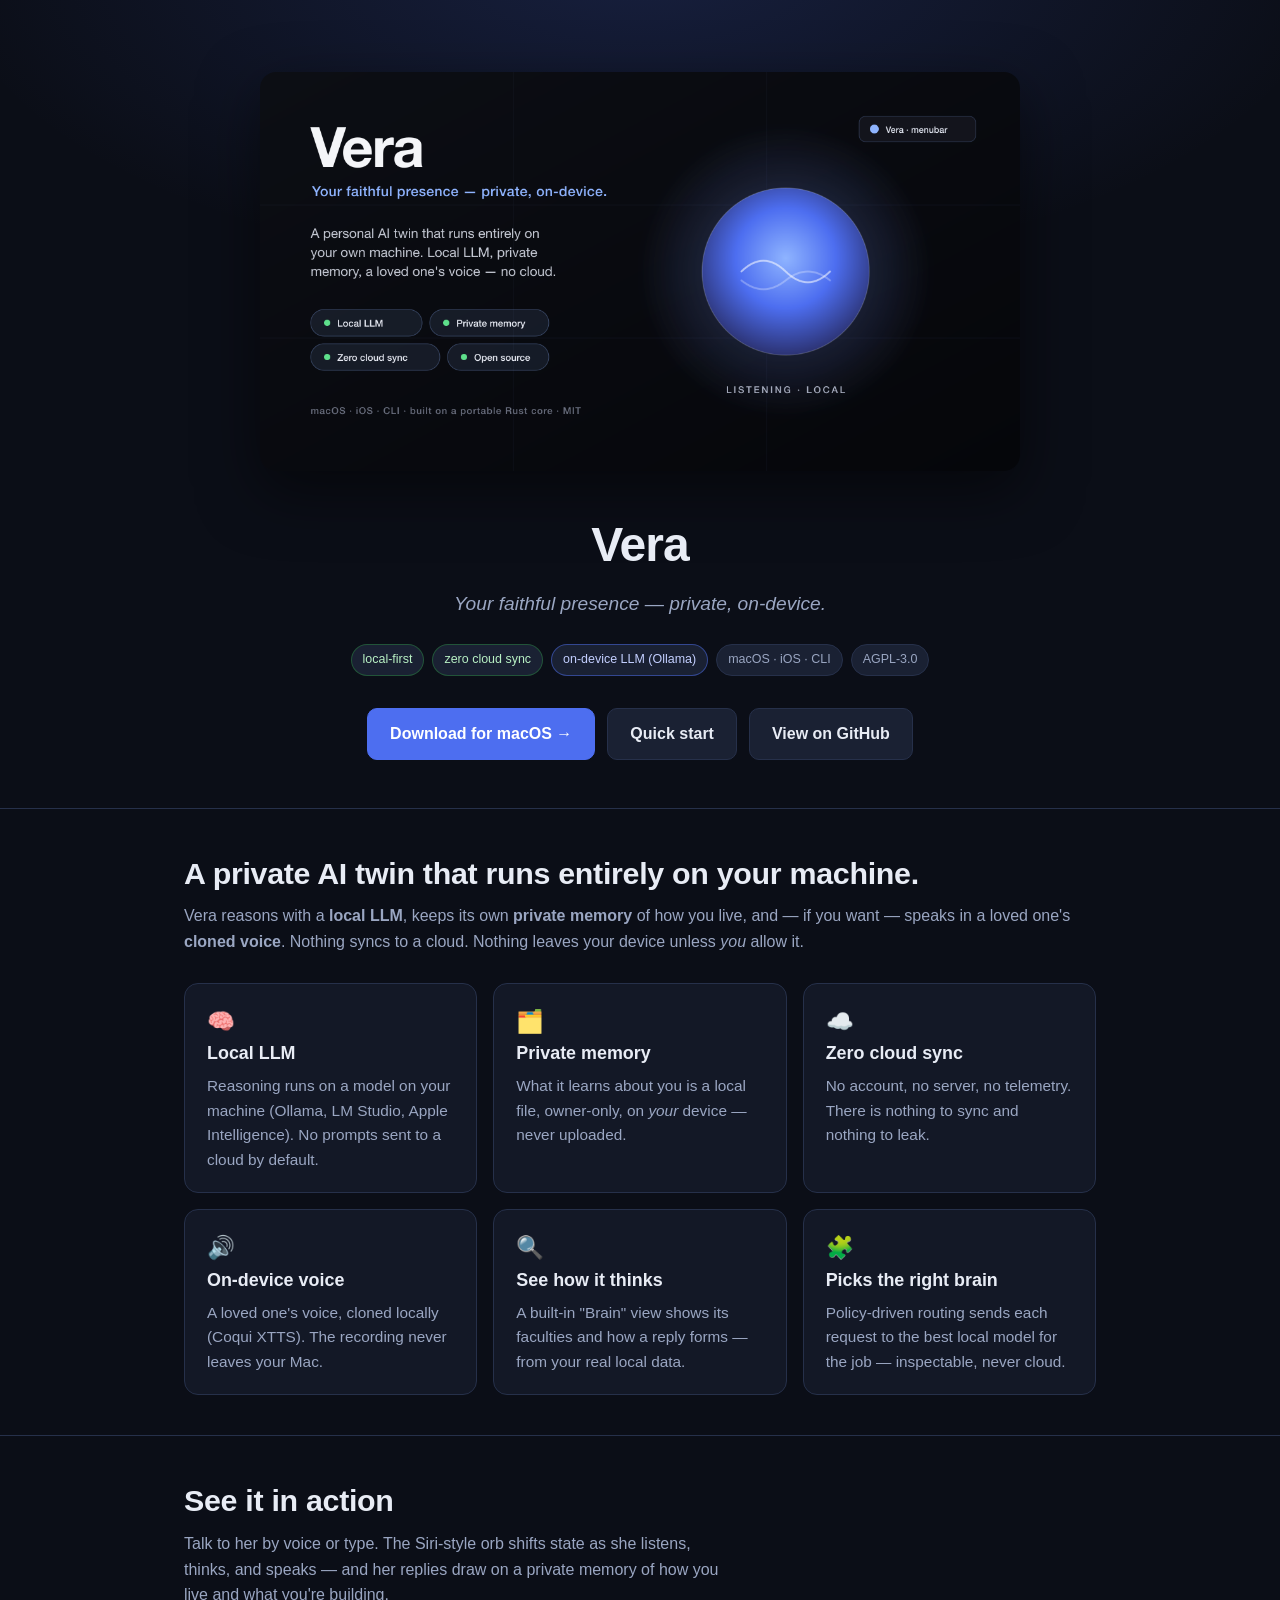
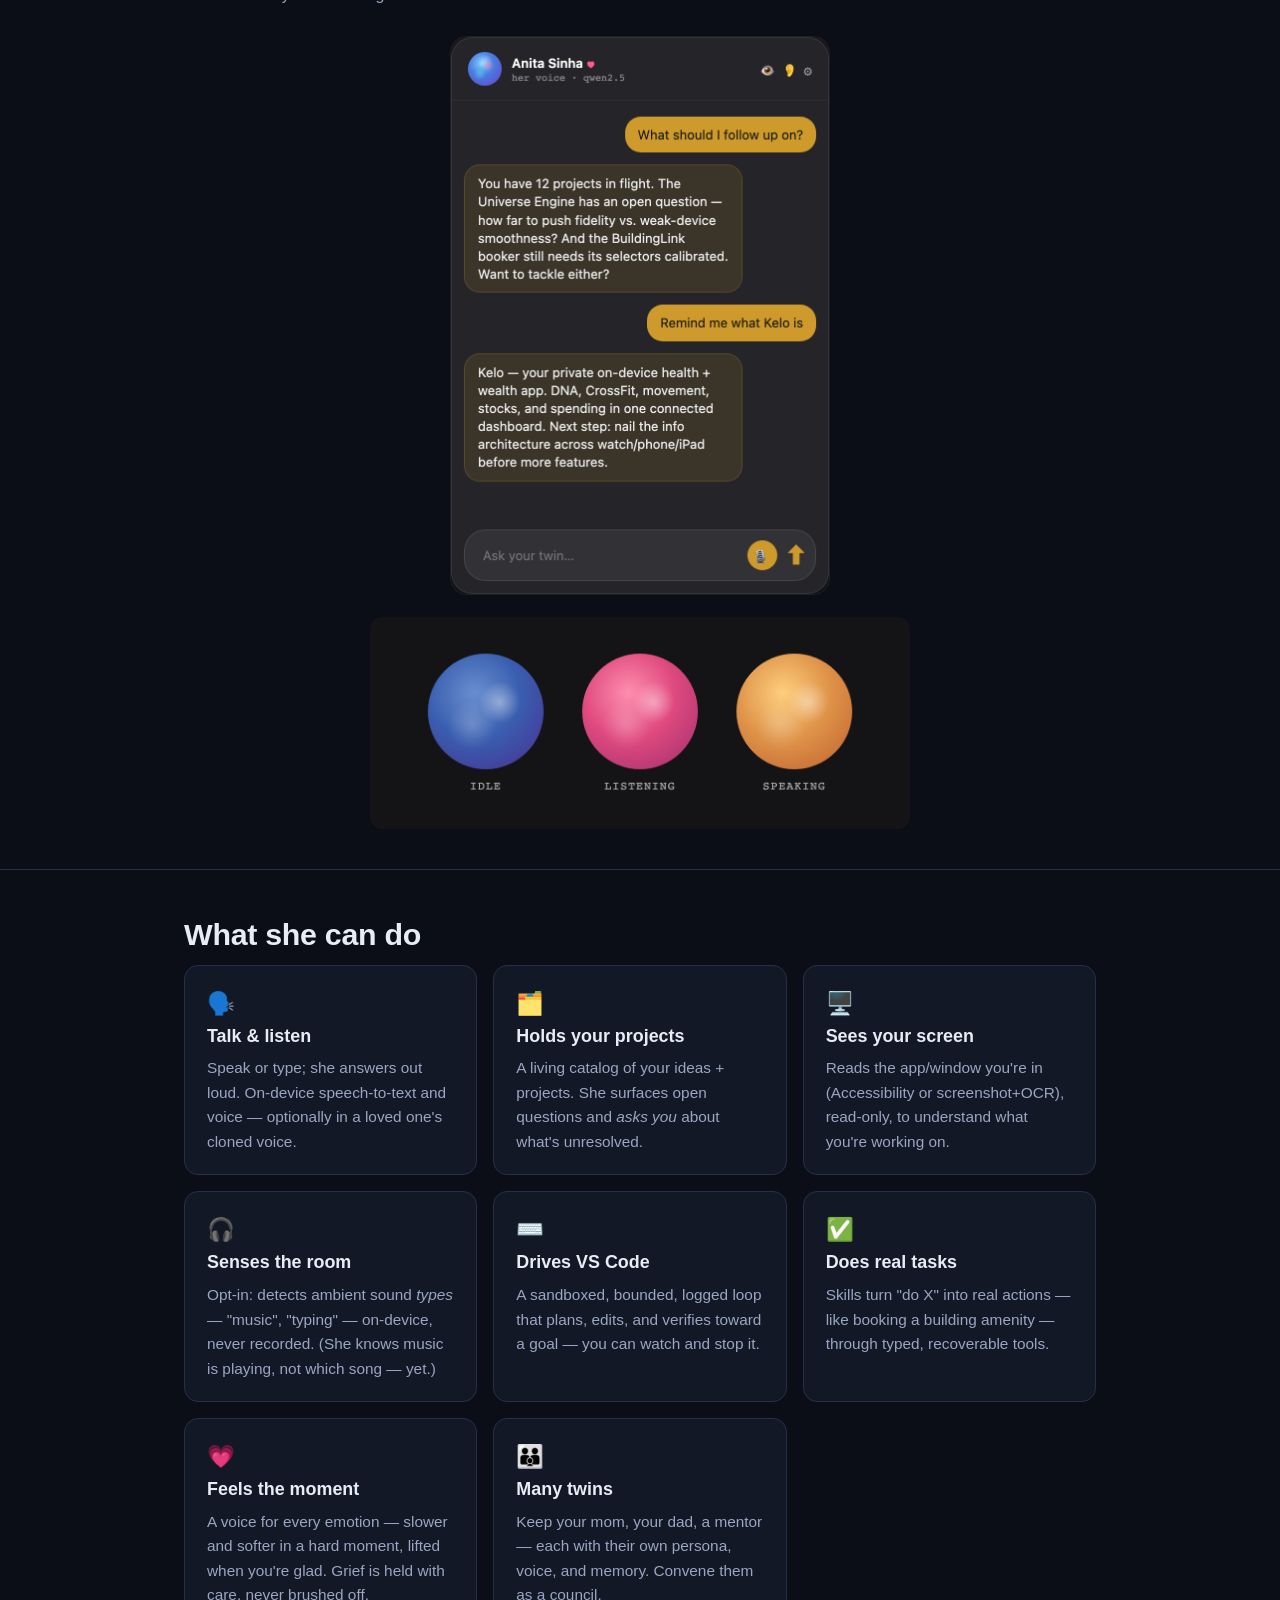
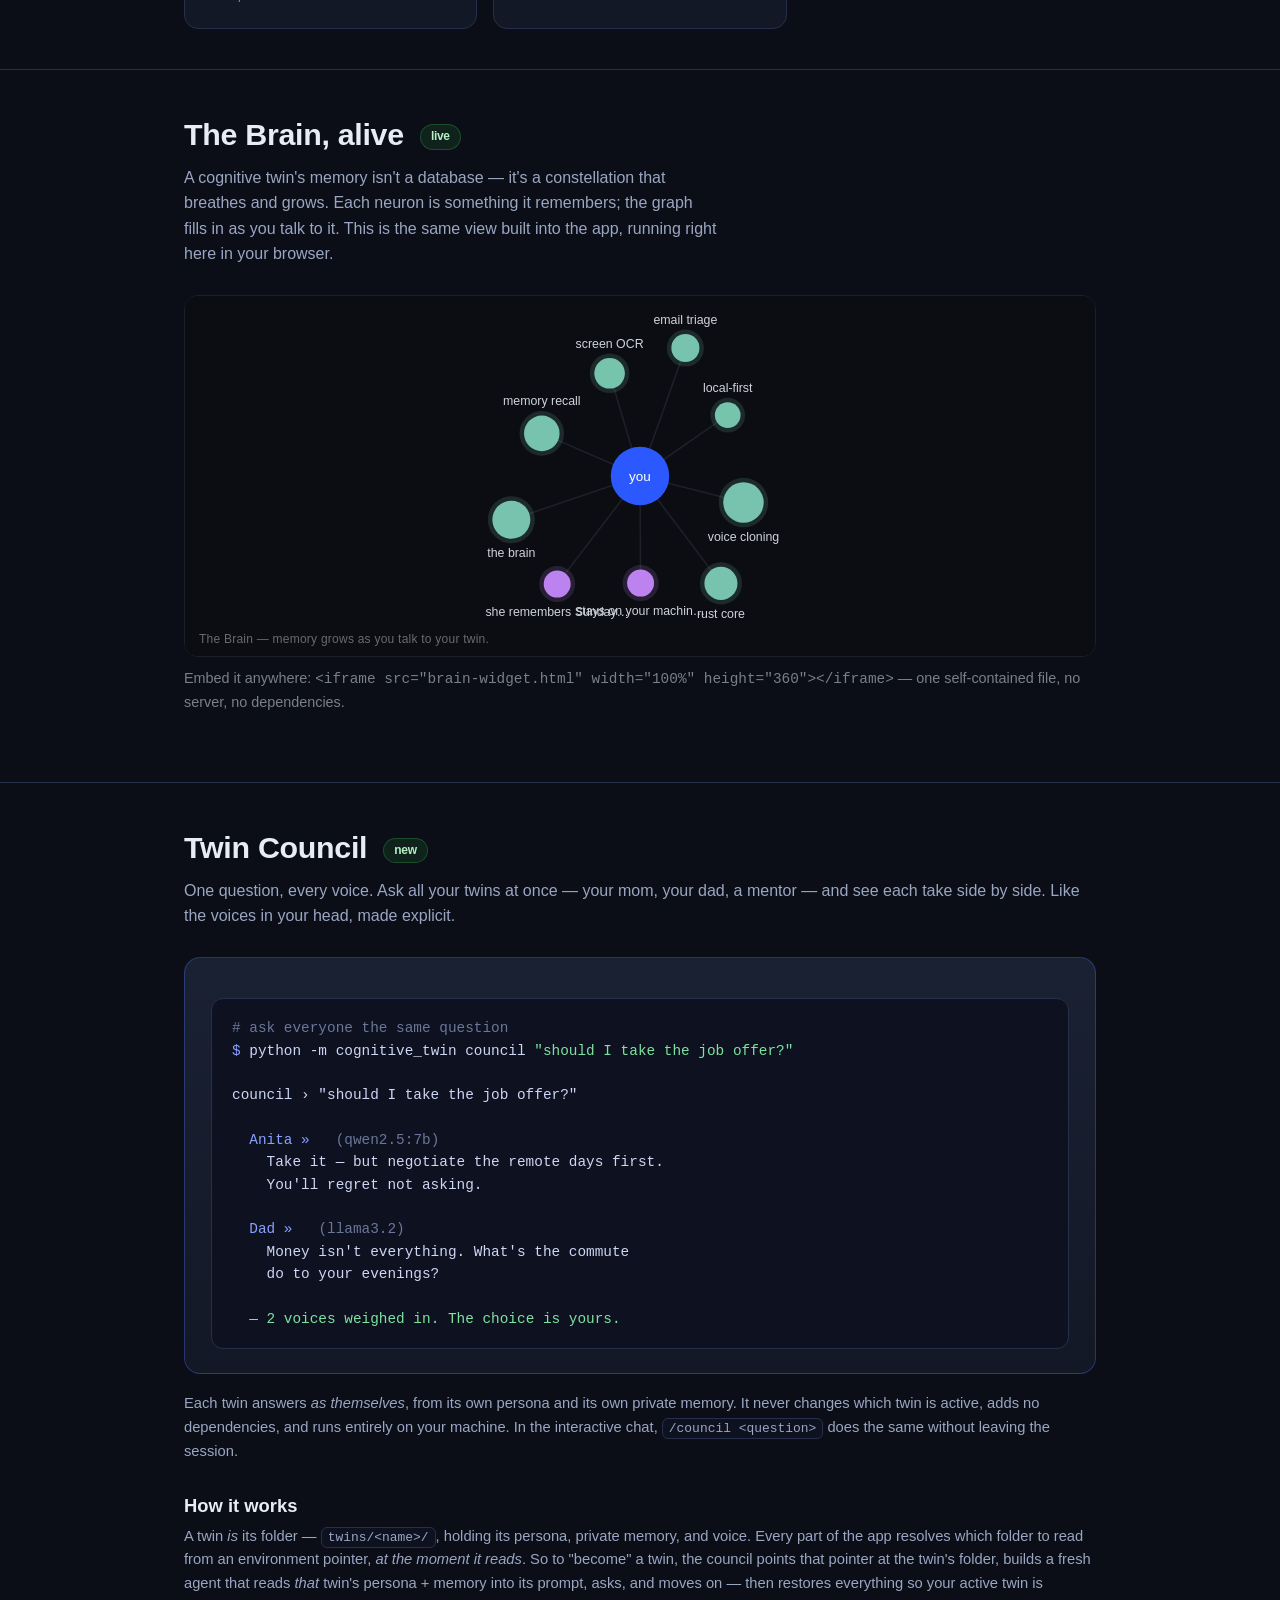
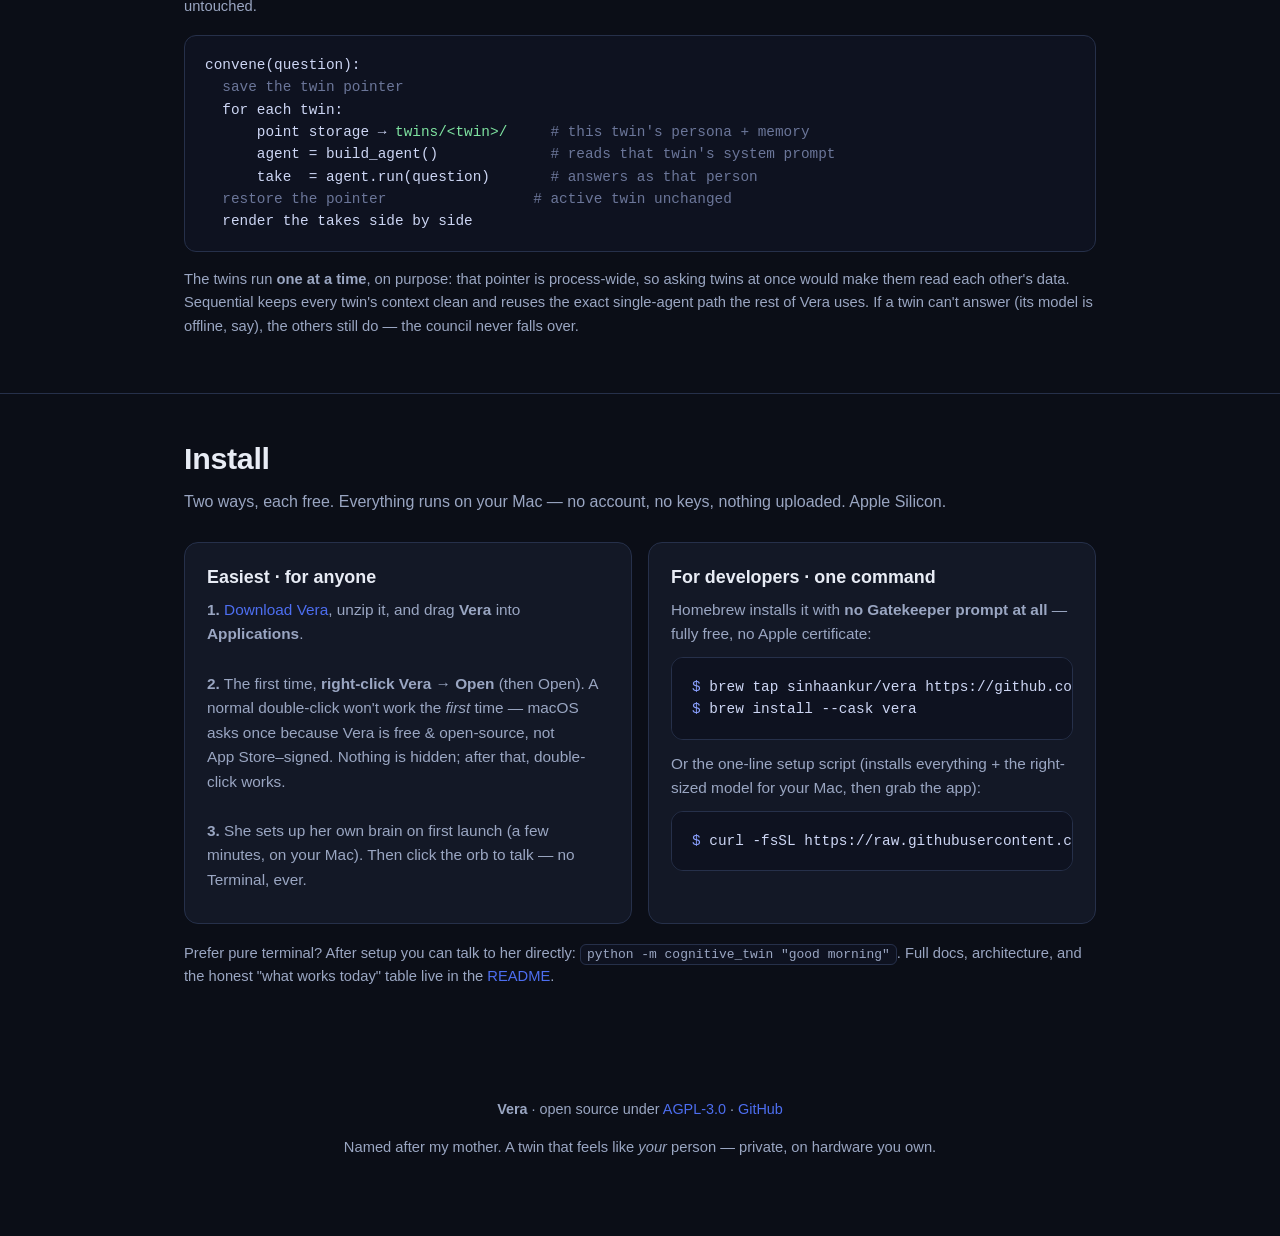
<file: docs/index.html>
<!DOCTYPE html>
<html lang="en">
<head>
<meta charset="utf-8" />
<meta name="viewport" content="width=device-width, initial-scale=1" />
<title>Vera — a private, on-device AI twin</title>
<meta name="description" content="Vera is a private AI assistant that runs entirely on your own machine — local LLM, private memory, and a loved one's cloned voice. Nothing syncs to a cloud." />
<meta property="og:title" content="Vera — a private, on-device AI twin" />
<meta property="og:description" content="A private AI twin that runs entirely on your machine. Local LLM, private memory, on-device voice. Zero cloud sync." />
<meta property="og:image" content="vera-hero.png" />
<meta property="og:type" content="website" />
<link rel="icon" href="data:image/svg+xml,<svg xmlns='http://www.w3.org/2000/svg' viewBox='0 0 100 100'><circle cx='50' cy='50' r='42' fill='%234d6ef0'/></svg>" />
<style>
  :root {
    --bg: #0b0e17;
    --panel: #131826;
    --panel-2: #1a2133;
    --ink: #e8ecf5;
    --muted: #9aa6c2;
    --accent: #4d6ef0;
    --green: #2ea043;
    --line: #26304a;
    --code: #0e1220;
  }
  * { box-sizing: border-box; }
  html { scroll-behavior: smooth; }
  body {
    margin: 0;
    font-family: -apple-system, "Helvetica Neue", Arial, sans-serif;
    background: var(--bg);
    color: var(--ink);
    line-height: 1.6;
    -webkit-font-smoothing: antialiased;
  }
  a { color: var(--accent); text-decoration: none; }
  a:hover { text-decoration: underline; }
  .wrap { max-width: 960px; margin: 0 auto; padding: 0 24px; }

  header.hero {
    text-align: center;
    padding: 72px 0 40px;
    background:
      radial-gradient(700px 320px at 50% -40px, rgba(77,110,240,0.18), transparent),
      var(--bg);
  }
  header.hero img { width: min(760px, 100%); border-radius: 16px; box-shadow: 0 20px 60px rgba(0,0,0,.5); }
  h1 { font-size: 3rem; margin: 28px 0 6px; letter-spacing: -0.02em; }
  .tagline { color: var(--muted); font-size: 1.2rem; font-style: italic; margin: 0 0 24px; }

  .badges { display: flex; gap: 8px; flex-wrap: wrap; justify-content: center; margin: 18px 0 6px; }
  .badge {
    font-size: .78rem; padding: 5px 11px; border-radius: 999px;
    background: var(--panel-2); border: 1px solid var(--line); color: var(--muted);
  }
  .badge.green { color: #b8f0c4; border-color: rgba(46,160,67,.4); }
  .badge.accent { color: #c3cfff; border-color: rgba(77,110,240,.5); }

  .cta { display: flex; gap: 12px; justify-content: center; flex-wrap: wrap; margin: 32px 0 8px; }
  .btn {
    display: inline-block; padding: 12px 22px; border-radius: 10px; font-weight: 600;
    border: 1px solid var(--line); background: var(--panel-2); color: var(--ink);
  }
  .btn.primary { background: var(--accent); border-color: var(--accent); color: #fff; }
  .btn:hover { text-decoration: none; transform: translateY(-1px); }

  section { padding: 40px 0; border-top: 1px solid var(--line); }
  section h2 { font-size: 1.9rem; margin: 0 0 6px; letter-spacing: -0.01em; }
  section .sub { color: var(--muted); margin: 0 0 28px; }

  .grid { display: grid; grid-template-columns: repeat(auto-fit, minmax(240px, 1fr)); gap: 16px; }
  .card {
    background: var(--panel); border: 1px solid var(--line); border-radius: 14px; padding: 20px 22px;
  }
  .card h3 { margin: 0 0 6px; font-size: 1.12rem; }
  .card p { margin: 0; color: var(--muted); font-size: .96rem; }
  .card .ico { font-size: 1.4rem; }

  .council {
    background: linear-gradient(180deg, var(--panel-2), var(--panel));
    border: 1px solid rgba(77,110,240,.35);
    border-radius: 16px; padding: 26px 26px 10px;
  }
  pre {
    background: var(--code); border: 1px solid var(--line); border-radius: 12px;
    padding: 18px 20px; overflow-x: auto; font-size: .9rem; line-height: 1.55;
    color: #cdd6f4;
  }
  pre .p { color: #8aa0ff; }   /* prompt / name */
  pre .c { color: #6b7699; }   /* comment / dim */
  pre .g { color: #7ee2a0; }   /* green accent */
  code.inline { background: var(--code); border: 1px solid var(--line); border-radius: 6px; padding: 2px 6px; font-size: .88em; }

  ul.plain { list-style: none; padding: 0; margin: 0; }
  ul.plain li { padding: 8px 0; border-bottom: 1px solid var(--line); }
  ul.plain li:last-child { border-bottom: 0; }
  ul.plain .k { color: #b8f0c4; }

  footer { text-align: center; color: var(--muted); padding: 40px 0 64px; font-size: .9rem; }
  .note { color: var(--muted); font-size: .92rem; }
  .pill { display:inline-block; background: rgba(46,160,67,.14); color:#b8f0c4; border:1px solid rgba(46,160,67,.35); border-radius:999px; padding:2px 10px; font-size:.75rem; margin-left:8px; vertical-align:middle;}
</style>
</head>
<body>

<header class="hero">
  <div class="wrap">
    <img src="vera-hero.png" alt="Vera — a private, on-device AI twin" />
    <h1>Vera</h1>
    <p class="tagline">Your faithful presence — private, on-device.</p>
    <div class="badges">
      <span class="badge green">local-first</span>
      <span class="badge green">zero cloud sync</span>
      <span class="badge accent">on-device LLM (Ollama)</span>
      <span class="badge">macOS · iOS · CLI</span>
      <span class="badge">AGPL-3.0</span>
    </div>
    <div class="cta">
      <a class="btn primary" href="https://github.com/sinhaankur/cognitive-twin-agent/releases/latest">Download for macOS →</a>
      <a class="btn" href="#quickstart">Quick start</a>
      <a class="btn" href="https://github.com/sinhaankur/cognitive-twin-agent">View on GitHub</a>
    </div>
  </div>
</header>

<section>
  <div class="wrap">
    <h2>A private AI twin that runs entirely on your machine.</h2>
    <p class="sub">
      Vera reasons with a <strong>local LLM</strong>, keeps its own <strong>private memory</strong> of how
      you live, and — if you want — speaks in a loved one's <strong>cloned voice</strong>.
      Nothing syncs to a cloud. Nothing leaves your device unless <em>you</em> allow it.
    </p>
    <div class="grid">
      <div class="card"><div class="ico">🧠</div><h3>Local LLM</h3><p>Reasoning runs on a model on your machine (Ollama, LM Studio, Apple Intelligence). No prompts sent to a cloud by default.</p></div>
      <div class="card"><div class="ico">🗂️</div><h3>Private memory</h3><p>What it learns about you is a local file, owner-only, on <em>your</em> device — never uploaded.</p></div>
      <div class="card"><div class="ico">☁️</div><h3>Zero cloud sync</h3><p>No account, no server, no telemetry. There is nothing to sync and nothing to leak.</p></div>
      <div class="card"><div class="ico">🔊</div><h3>On-device voice</h3><p>A loved one's voice, cloned locally (Coqui XTTS). The recording never leaves your Mac.</p></div>
      <div class="card"><div class="ico">🔍</div><h3>See how it thinks</h3><p>A built-in "Brain" view shows its faculties and how a reply forms — from your real local data.</p></div>
      <div class="card"><div class="ico">🧩</div><h3>Picks the right brain</h3><p>Policy-driven routing sends each request to the best local model for the job — inspectable, never cloud.</p></div>
    </div>
  </div>
</section>

<section>
  <div class="wrap">
    <h2>See it in action</h2>
    <p class="sub" style="max-width:62ch">Talk to her by voice or type. The Siri-style orb shifts state as she listens, thinks, and speaks — and her replies draw on a private memory of how you live and what you're building.</p>
    <div style="display:grid;gap:22px;margin-top:20px;grid-template-columns:1fr;place-items:center">
      <img src="screenshots/chat.png" alt="Vera chat — the Siri orb, her voice, and replies that recall your projects" style="width:100%;max-width:380px;border:1px solid #1c1f27;border-radius:16px" />
      <img src="screenshots/orb-states.png" alt="Vera orb states: idle, listening, speaking" style="width:100%;max-width:540px;border-radius:12px" />
    </div>
  </div>
</section>

<section>
  <div class="wrap">
    <h2>What she can do</h2>
    <div class="grid">
      <div class="card"><div class="ico">🗣️</div><h3>Talk &amp; listen</h3><p>Speak or type; she answers out loud. On-device speech-to-text and voice — optionally in a loved one's cloned voice.</p></div>
      <div class="card"><div class="ico">🗂️</div><h3>Holds your projects</h3><p>A living catalog of your ideas + projects. She surfaces open questions and <em>asks you</em> about what's unresolved.</p></div>
      <div class="card"><div class="ico">🖥️</div><h3>Sees your screen</h3><p>Reads the app/window you're in (Accessibility or screenshot+OCR), read-only, to understand what you're working on.</p></div>
      <div class="card"><div class="ico">🎧</div><h3>Senses the room</h3><p>Opt-in: detects ambient sound <em>types</em> — "music", "typing" — on-device, never recorded. (She knows music is playing, not which song — yet.)</p></div>
      <div class="card"><div class="ico">⌨️</div><h3>Drives VS Code</h3><p>A sandboxed, bounded, logged loop that plans, edits, and verifies toward a goal — you can watch and stop it.</p></div>
      <div class="card"><div class="ico">✅</div><h3>Does real tasks</h3><p>Skills turn "do X" into real actions — like booking a building amenity — through typed, recoverable tools.</p></div>
      <div class="card"><div class="ico">💗</div><h3>Feels the moment</h3><p>A voice for every emotion — slower and softer in a hard moment, lifted when you're glad. Grief is held with care, never brushed off.</p></div>
      <div class="card"><div class="ico">👪</div><h3>Many twins</h3><p>Keep your mom, your dad, a mentor — each with their own persona, voice, and memory. Convene them as a council.</p></div>
    </div>
  </div>
</section>

<section>
  <div class="wrap">
    <h2>The Brain, alive <span class="pill">live</span></h2>
    <p class="sub" style="max-width:60ch">A cognitive twin's memory isn't a database — it's a constellation that breathes and grows. Each neuron is something it remembers; the graph fills in as you talk to it. This is the same view built into the app, running right here in your browser.</p>
    <div style="margin-top:18px;border:1px solid #1c1f27;border-radius:14px;overflow:hidden;background:#0b0d12">
      <iframe src="brain-widget.html" title="Vera — The Brain" loading="lazy"
              width="100%" height="360" style="border:0;display:block"></iframe>
    </div>
    <p class="sub" style="color:#7a7f8a;font-size:.9rem;margin-top:10px">Embed it anywhere: <code>&lt;iframe src="brain-widget.html" width="100%" height="360"&gt;&lt;/iframe&gt;</code> — one self-contained file, no server, no dependencies.</p>
  </div>
</section>

<section>
  <div class="wrap">
    <h2>Twin Council <span class="pill">new</span></h2>
    <p class="sub">One question, every voice. Ask all your twins at once — your mom, your dad, a mentor —
      and see each take side by side. Like the voices in your head, made explicit.</p>
    <div class="council">
<pre><span class="c"># ask everyone the same question</span>
<span class="p">$</span> python -m cognitive_twin council <span class="g">"should I take the job offer?"</span>

council › "should I take the job offer?"

  <span class="p">Anita »</span>   <span class="c">(qwen2.5:7b)</span>
    Take it — but negotiate the remote days first.
    You'll regret not asking.

  <span class="p">Dad »</span>   <span class="c">(llama3.2)</span>
    Money isn't everything. What's the commute
    do to your evenings?

  <span class="g">— 2 voices weighed in. The choice is yours.</span></pre>
    </div>
    <p class="note" style="margin-top:18px">
      Each twin answers <em>as themselves</em>, from its own persona and its own private memory.
      It never changes which twin is active, adds no dependencies, and runs entirely on your machine.
      In the interactive chat, <code class="inline">/council &lt;question&gt;</code> does the same without leaving the session.
    </p>

    <h3 style="margin:28px 0 4px; font-size:1.15rem">How it works</h3>
    <p class="note" style="margin:0 0 16px">
      A twin <em>is</em> its folder — <code class="inline">twins/&lt;name&gt;/</code>, holding its persona,
      private memory, and voice. Every part of the app resolves which folder to read from an
      environment pointer, <em>at the moment it reads</em>. So to "become" a twin, the council
      points that pointer at the twin's folder, builds a fresh agent that reads
      <em>that</em> twin's persona + memory into its prompt, asks, and moves on — then restores
      everything so your active twin is untouched.
    </p>
<pre>convene(question):
  <span class="c">save the twin pointer</span>
  for each twin:
      point storage → <span class="g">twins/&lt;twin&gt;/</span>     <span class="c"># this twin's persona + memory</span>
      agent = build_agent()             <span class="c"># reads that twin's system prompt</span>
      take  = agent.run(question)       <span class="c"># answers as that person</span>
  <span class="c">restore the pointer</span>                 <span class="c"># active twin unchanged</span>
  render the takes side by side</pre>
    <p class="note" style="margin-top:16px">
      The twins run <strong>one at a time</strong>, on purpose: that pointer is process-wide, so
      asking twins at once would make them read each other's data. Sequential keeps every twin's
      context clean and reuses the exact single-agent path the rest of Vera uses. If a twin can't
      answer (its model is offline, say), the others still do — the council never falls over.
    </p>
  </div>
</section>

<section id="quickstart">
  <div class="wrap">
    <h2>Install</h2>
    <p class="sub">Two ways, each free. Everything runs on your Mac — no account, no keys, nothing uploaded. Apple Silicon.</p>
    <div class="grid" style="margin-top:20px">
      <div class="card">
        <h3>Easiest · for anyone</h3>
        <p style="margin-bottom:10px">
          <b>1.</b> <a href="https://github.com/sinhaankur/cognitive-twin-agent/releases/latest">Download Vera</a>, unzip it, and drag <b>Vera</b> into <b>Applications</b>.<br><br>
          <b>2.</b> The first time, <b>right-click Vera → Open</b> (then Open). A normal double-click won't work the <i>first</i> time — macOS asks once because Vera is free &amp; open-source, not App&nbsp;Store–signed. Nothing is hidden; after that, double-click works.<br><br>
          <b>3.</b> She sets up her own brain on first launch (a few minutes, on your Mac). Then click the orb to talk — no Terminal, ever.
        </p>
      </div>
      <div class="card">
        <h3>For developers · one command</h3>
        <p style="margin-bottom:10px">Homebrew installs it with <b>no Gatekeeper prompt at all</b> — fully free, no Apple certificate:</p>
<pre style="margin:0 0 12px"><span class="p">$</span> brew tap sinhaankur/vera https://github.com/sinhaankur/cognitive-twin-agent
<span class="p">$</span> brew install --cask vera</pre>
        <p style="margin-bottom:10px">Or the one-line setup script (installs everything + the right-sized model for your Mac, then grab the app):</p>
<pre style="margin:0"><span class="p">$</span> curl -fsSL https://raw.githubusercontent.com/sinhaankur/cognitive-twin-agent/main/scripts/install-vera.sh | bash</pre>
      </div>
    </div>
    <p class="note" style="margin-top:18px">
      Prefer pure terminal? After setup you can talk to her directly:
      <code class="inline">python -m cognitive_twin "good morning"</code>. Full docs,
      architecture, and the honest "what works today" table live in the
      <a href="https://github.com/sinhaankur/cognitive-twin-agent#readme">README</a>.
    </p>
  </div>
</section>

<footer>
  <div class="wrap">
    <p>
      <strong>Vera</strong> · open source under <a href="https://github.com/sinhaankur/cognitive-twin-agent/blob/main/LICENSE">AGPL-3.0</a> ·
      <a href="https://github.com/sinhaankur/cognitive-twin-agent">GitHub</a>
    </p>
    <p class="note">Named after my mother. A twin that feels like <em>your</em> person — private, on hardware you own.</p>
  </div>
</footer>

</body>
</html>
</file>
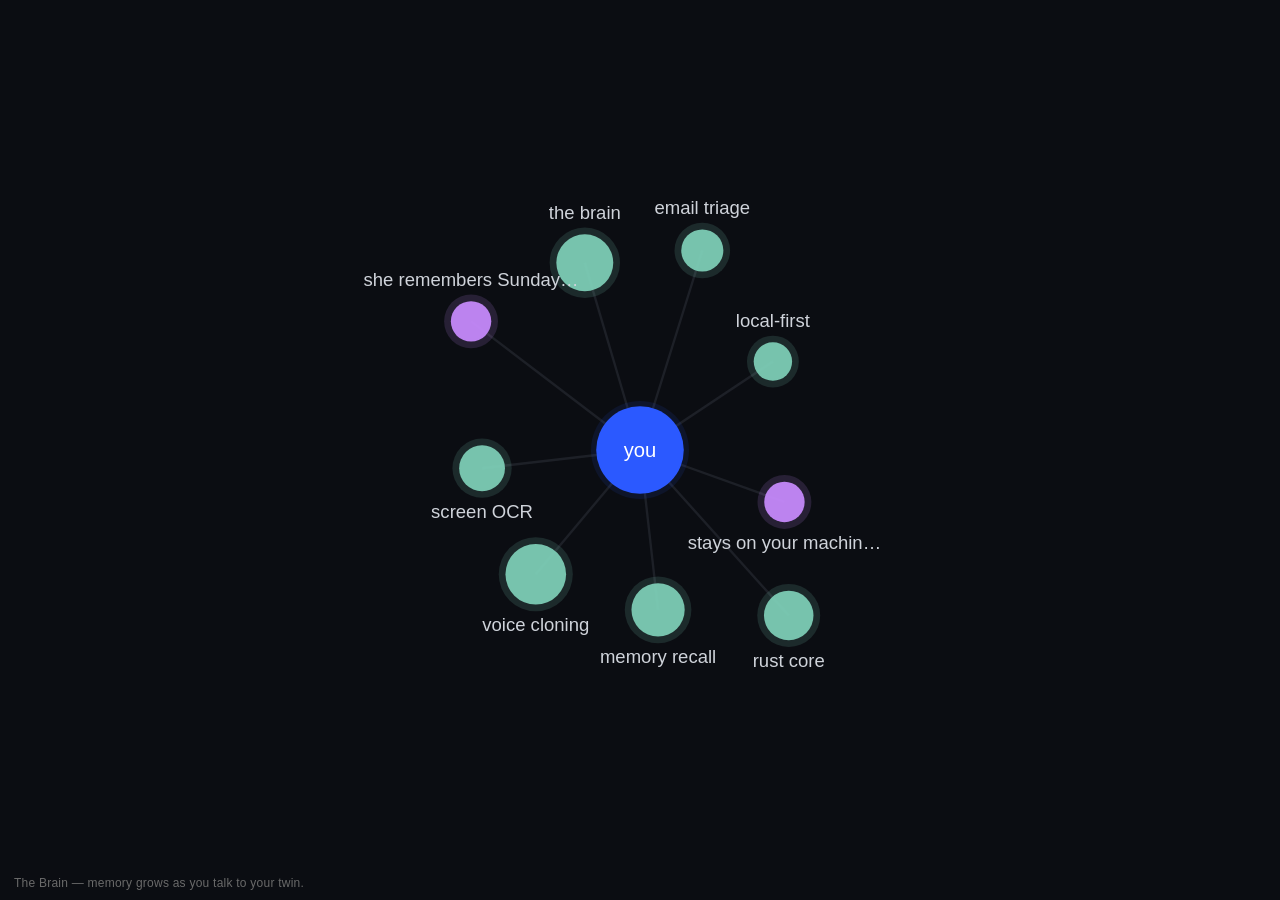
<file: docs/brain-widget.html>
<!DOCTYPE html>
<html lang="en">
<head>
<meta charset="utf-8">
<meta name="viewport" content="width=device-width, initial-scale=1">
<title>Vera · The Brain</title>
<!--
  Vera — The Brain, as an embeddable widget.

  A self-contained, dependency-free living visualization of a cognitive twin's
  memory: a force-directed constellation of "neurons" that breathes, drifts, and
  grows over time. No server, no build step, no libraries — drop this one file
  anywhere (GitHub Pages, your website, an <iframe>).

  Embed it:
      <iframe src="brain-widget.html" width="100%" height="360"
              style="border:0;border-radius:14px"></iframe>

  Feed it your own memory nodes (optional) — put JSON on the <body> data attrs,
  or post a message to the iframe:
      <body data-topics='["voice cloning","the brain","rust core"]'
            data-reflections='["she remembers Sundays"]' data-name="Vera">
      iframe.contentWindow.postMessage(
        {topics:[...], reflections:[...], name:"Vera"}, "*");

  With no data supplied it shows a gentle sample so the widget is never empty.
-->
<style>
  :root{ --bg:#0b0d12; --hub:#2b59ff; --topic:#7fd1b9; --refl:#c98bff;
         --edge:#2a2d36; --label:#cfd3da; --muted:#6a6a6a; }
  html,body{margin:0;height:100%;background:var(--bg);
    font-family:-apple-system,BlinkMacSystemFont,"Segoe UI",Roboto,sans-serif;}
  #wrap{position:relative;width:100%;height:100%;min-height:280px;}
  svg{width:100%;height:100%;display:block;}
  #cap{position:absolute;left:14px;bottom:10px;color:var(--muted);
    font-size:12px;letter-spacing:.02em;pointer-events:none;}
</style>
</head>
<body>
  <div id="wrap"><svg id="brain" viewBox="0 0 760 320" preserveAspectRatio="xMidYMid meet"></svg></div>
  <div id="cap">The Brain — memory grows as you talk to your twin.</div>
<script>
"use strict";
const SVGNS="http://www.w3.org/2000/svg";
const svg=document.getElementById("brain");
const CX=380, CY=160;
function el(t,a){const e=document.createElementNS(SVGNS,t);for(const k in a)e.setAttribute(k,a[k]);return e;}

// ---- data: from body data-*, else a sample so it's never empty --------------
function readData(){
  const b=document.body;
  const parse=(s,d)=>{ try{ return s?JSON.parse(s):d; }catch(_){ return d; } };
  return {
    name: b.getAttribute("data-name") || "you",
    topics: parse(b.getAttribute("data-topics"), null) || SAMPLE.topics,
    reflections: parse(b.getAttribute("data-reflections"), null) || SAMPLE.reflections,
  };
}
const SAMPLE={
  topics:["voice cloning","the brain","memory recall","rust core",
          "screen OCR","email triage","local-first"],
  reflections:["she remembers Sundays","stays on your machine"],
};
let STATE=readData();

// ---- living brain (same sim as Vera's viz engine) ---------------------------
let brain={nodes:[], byKey:{}, raf:0, t:0};

function brainModel(){
  const topics=(STATE.topics||[]).slice(0,8);
  const refl=(STATE.reflections||[]).slice(0,3);
  const want=[];
  topics.forEach((t,i)=>want.push({key:"t:"+t,label:t,c:"var(--topic)",r:18-Math.min(6,i)*1.1}));
  refl.forEach(t=>want.push({key:"r:"+t,label:(t.length>20?t.slice(0,20)+"…":t),c:"var(--refl)",r:12}));
  return want;
}
function syncBrain(){
  const want=brainModel(), keys=new Set(want.map(w=>w.key));
  want.forEach(w=>{
    let n=brain.byKey[w.key];
    if(!n){ const a=Math.random()*2*Math.PI;
      n={...w,x:CX+Math.cos(a)*12,y:CY+Math.sin(a)*12,
         vx:Math.cos(a)*0.6,vy:Math.sin(a)*0.6,appear:0};
      brain.byKey[w.key]=n; brain.nodes.push(n);
    } else { n.r=w.r; n.c=w.c; n.label=w.label; }
  });
  brain.nodes=brain.nodes.filter(n=>keys.has(n.key));
  brain.byKey={}; brain.nodes.forEach(n=>brain.byKey[n.key]=n);
}
function stepBrain(){
  brain.t++; const ns=brain.nodes, k=ns.length||1;
  for(let i=0;i<k;i++){
    const a=ns[i]; if(!a) continue;
    const dx=a.x-CX, dy=a.y-CY, d=Math.hypot(dx,dy)||1;
    const ideal=95+(i%2)*26, pull=(ideal-d)*0.012;
    a.vx+=(dx/d)*pull; a.vy+=(dy/d)*pull;
    for(let j=i+1;j<k;j++){ const b=ns[j];
      const ex=a.x-b.x, ey=a.y-b.y, e=Math.hypot(ex,ey)||1;
      if(e<70){ const f=(70-e)/e*0.06; a.vx+=ex*f; a.vy+=ey*f; b.vx-=ex*f; b.vy-=ey*f; } }
    a.vx+=Math.cos(brain.t*0.01+i)*0.006; a.vy+=Math.sin(brain.t*0.012+i)*0.006;
    a.vx*=0.90; a.vy*=0.90; a.x+=a.vx; a.y+=a.vy;
    if(a.appear<1) a.appear=Math.min(1,a.appear+0.05);
  }
}
function paintBrain(){
  svg.innerHTML="";
  if(!brain.nodes.length){
    const t=el("text",{x:CX,y:CY,fill:"var(--muted)","font-size":14,"text-anchor":"middle"});
    t.textContent="No memories yet."; svg.appendChild(t); return;
  }
  brain.nodes.forEach(n=>svg.appendChild(el("line",
    {x1:CX,y1:CY,x2:n.x,y2:n.y,stroke:"var(--edge)","stroke-width":1.4,"stroke-opacity":0.6*n.appear})));
  const glow=8*Math.sin(brain.t*0.05)+30;
  svg.appendChild(el("circle",{cx:CX,cy:CY,r:glow,fill:"var(--hub)","fill-opacity":0.10}));
  svg.appendChild(el("circle",{cx:CX,cy:CY,r:26,fill:"var(--hub)"}));
  const me=el("text",{x:CX,y:CY+4,fill:"#fff","font-size":12,"text-anchor":"middle"});
  me.textContent=STATE.name||"you"; svg.appendChild(me);
  brain.nodes.forEach(n=>{
    const r=n.r*n.appear;
    svg.appendChild(el("circle",{cx:n.x,cy:n.y,r:r+4,fill:n.c,"fill-opacity":0.15*n.appear}));
    svg.appendChild(el("circle",{cx:n.x,cy:n.y,r,fill:n.c,"fill-opacity":0.92*n.appear}));
    const tx=el("text",{x:n.x,y:n.y+(n.y>CY?n.r+16:-n.r-9),fill:"var(--label)",
      "font-size":11,"text-anchor":"middle","fill-opacity":n.appear});
    tx.textContent=n.label; svg.appendChild(tx);
  });
}
function loop(){ stepBrain(); paintBrain(); brain.raf=requestAnimationFrame(loop); }

// ---- live updates: host page can push new memories --------------------------
window.addEventListener("message",(ev)=>{
  const d=ev.data||{};
  if(d.topics) STATE.topics=d.topics;
  if(d.reflections) STATE.reflections=d.reflections;
  if(d.name) STATE.name=d.name;
  syncBrain();
});

// Respect reduced-motion: still show the graph, just settle it without the loop.
const reduce=window.matchMedia&&window.matchMedia("(prefers-reduced-motion: reduce)").matches;
syncBrain();
if(reduce){ for(let i=0;i<180;i++) stepBrain(); paintBrain(); }
else loop();
</script>
</body>
</html>
</file>
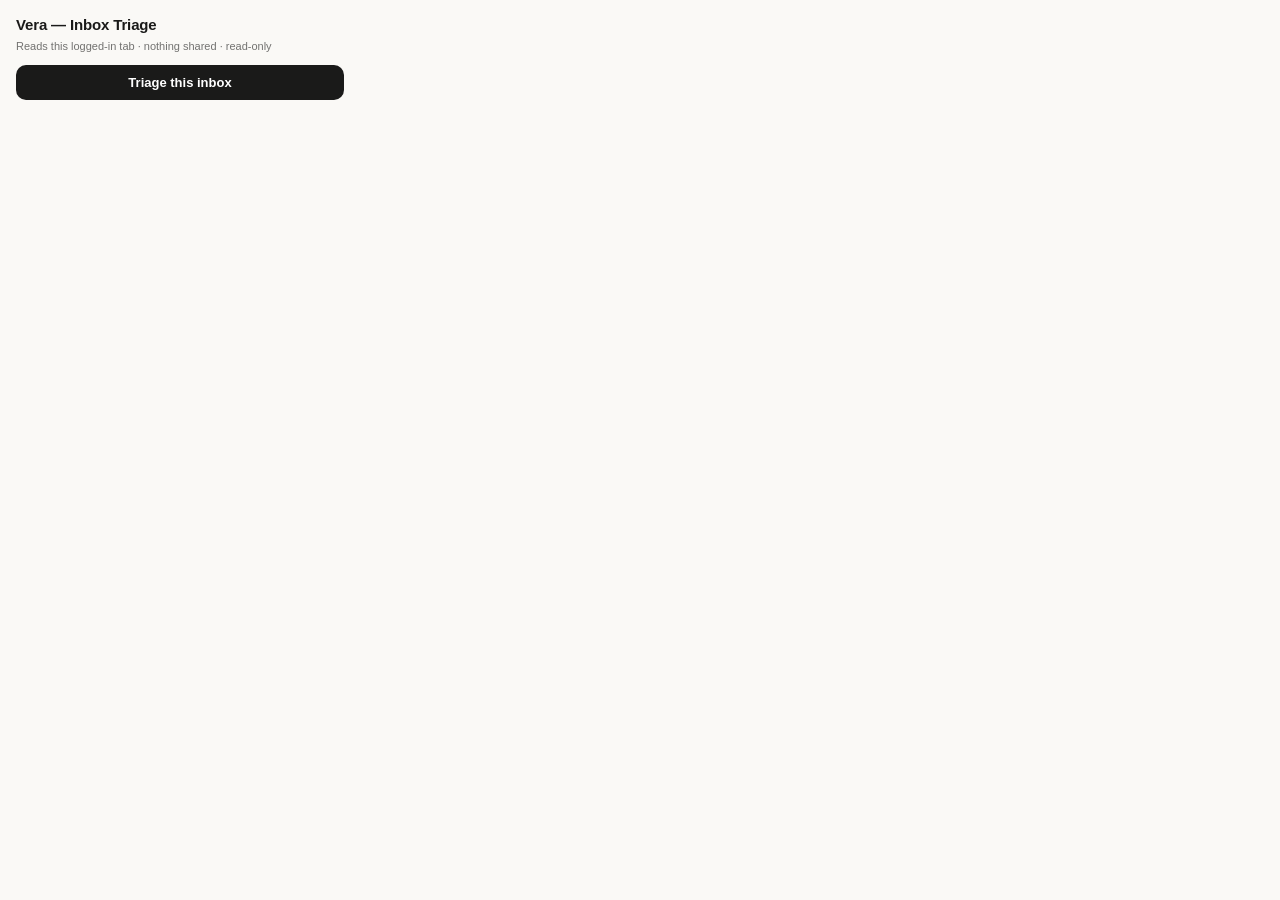
<file: extensions/browser/popup.html>
<!doctype html>
<html lang="en">
<head>
  <meta charset="utf-8" />
  <meta name="viewport" content="width=device-width, initial-scale=1" />
  <title>Vera — Inbox Triage</title>
  <style>
    :root { color-scheme: light dark; }
    * { box-sizing: border-box; }
    body {
      width: 360px; margin: 0; font: 13px/1.45 -apple-system, BlinkMacSystemFont, "Segoe UI", sans-serif;
      background: #faf9f6; color: #1a1a19;
    }
    @media (prefers-color-scheme: dark) { body { background: #16161a; color: #ececec; } }
    header { padding: 14px 16px 10px; }
    h1 { margin: 0; font-size: 15px; font-weight: 600; letter-spacing: -0.01em; }
    .sub { margin: 3px 0 0; font-size: 11px; opacity: 0.6; }
    .pad { padding: 0 16px 16px; }
    button {
      width: 100%; padding: 10px 14px; border: 0; border-radius: 10px;
      background: #1a1a19; color: #fff; font-size: 13px; font-weight: 600; cursor: pointer;
    }
    @media (prefers-color-scheme: dark) { button { background: #ececec; color: #16161a; } }
    button:disabled { opacity: 0.5; cursor: default; }
    .counts { display: flex; gap: 6px; margin: 12px 0 8px; }
    .chip { flex: 1; text-align: center; padding: 8px 4px; border-radius: 10px; background: rgba(0,0,0,0.05); }
    @media (prefers-color-scheme: dark) { .chip { background: rgba(255,255,255,0.06); } }
    .chip b { display: block; font-size: 18px; }
    .chip.good b { color: #16a34a; } .chip.marketing b { color: #d97706; }
    .chip.spam b { color: #dc2626; } .chip.unsure b { color: #6b7280; }
    .chip span { font-size: 9px; text-transform: uppercase; letter-spacing: 0.08em; opacity: 0.6; }
    .group { margin-top: 12px; }
    .group h2 { margin: 0 0 4px; font-size: 10px; text-transform: uppercase; letter-spacing: 0.1em; opacity: 0.55; }
    .row { padding: 7px 9px; border-radius: 8px; background: rgba(0,0,0,0.03); margin-bottom: 4px; }
    @media (prefers-color-scheme: dark) { .row { background: rgba(255,255,255,0.04); } }
    .row .from { font-weight: 600; font-size: 12px; }
    .row .subj { font-size: 12px; opacity: 0.75; overflow: hidden; text-overflow: ellipsis; white-space: nowrap; }
    .row .why { font-size: 10px; opacity: 0.5; margin-top: 2px; }
    .note { font-size: 11px; opacity: 0.6; margin: 10px 0 0; }
    .err { color: #dc2626; font-size: 12px; margin-top: 10px; }
    a { color: inherit; }
  </style>
</head>
<body>
  <header>
    <h1>Vera — Inbox Triage</h1>
    <p class="sub">Reads this logged-in tab · nothing shared · read-only</p>
  </header>
  <div class="pad">
    <button id="go">Triage this inbox</button>
    <div id="result"></div>
    <p class="note" id="foot"></p>
  </div>
  <script src="popup.js"></script>
</body>
</html>
</file>
